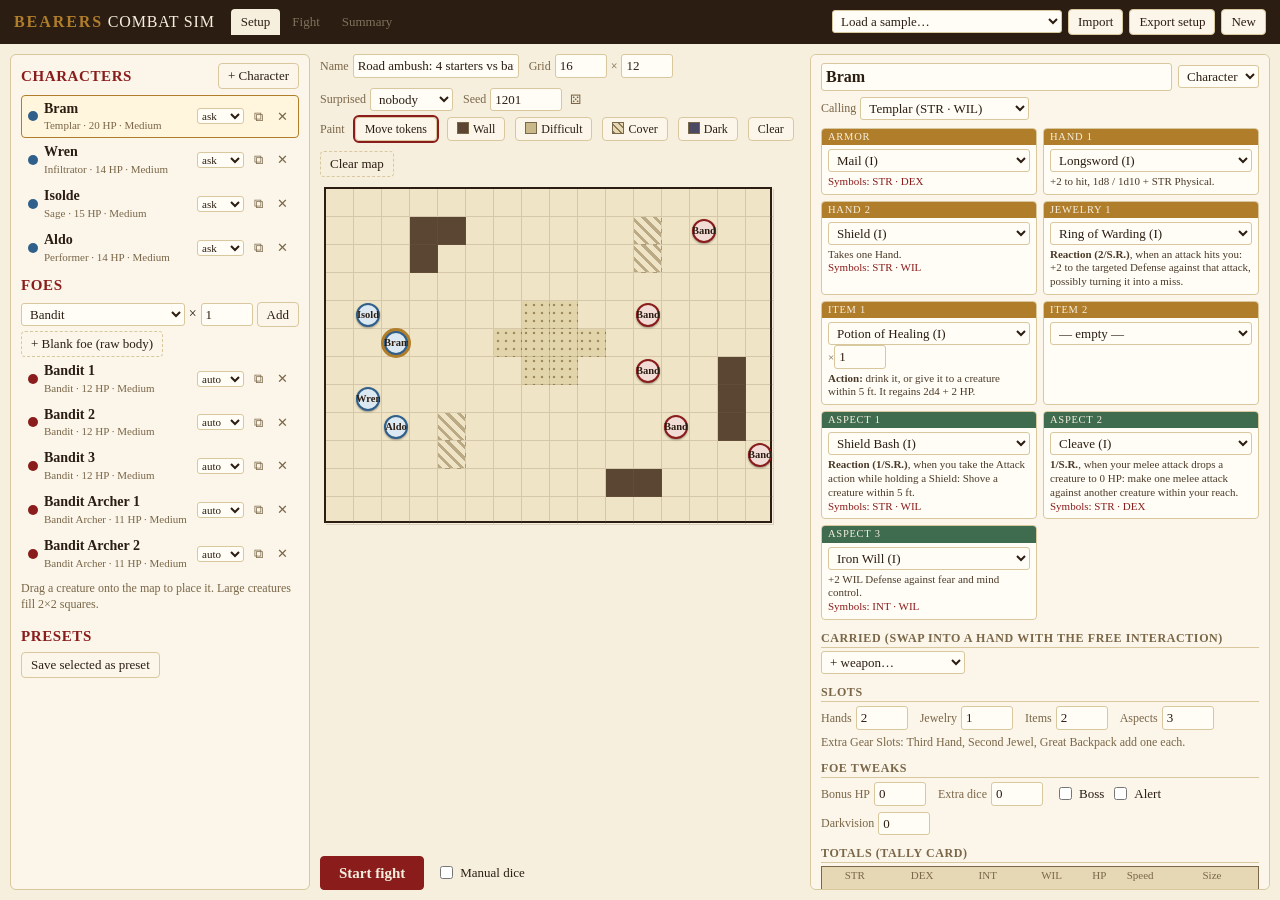
<file: sim/index.html>
<!doctype html>
<html lang="en">
<head>
<meta charset="utf-8">
<meta name="viewport" content="width=device-width, initial-scale=1">
<title>Bearers Combat Sim</title>
<link rel="stylesheet" href="style.css">
<script>
  // Plain scripts in order (file:// friendly). ?dev swaps in the stub engine (and fake cards if cards.js is missing).
  (function () {
    var dev = /[?&]dev\b/.test(location.search);
    globalThis.BEARERS_DEV = dev;
    globalThis.BEARERS_SCENARIOS = globalThis.BEARERS_SCENARIOS || [];
    globalThis.BEARERS_MISSING = [];
    var files = dev
      ? ["cards.js", "dev/fake-cards.js?if-missing", "dev/stub-engine.js"]
      : ["cards.js", "engine.js", "effects.js?optional"];
    files = files.concat(["scenarios/party.js", "scenarios/skirmish.js", "scenarios/ogre-den.js", "scenarios/chieftain.js", "ui.js"]);
    if (/[?&]demo=selftest\b/.test(location.search)) files.push("dev/selftest.js");
    files.forEach(function (f) {
      var s = document.createElement("script");
      var name = f.split("?")[0], flag = f.split("?")[1];
      s.src = name;
      s.async = false;
      s.onerror = function () { if (!flag) globalThis.BEARERS_MISSING.push(name); };
      document.head.appendChild(s);
    });
  })();
</script>
</head>
<body>
<div id="app"><p class="loading">Loading…</p></div>
</body>
</html>
</file>
<file: sim/style.css>
/* Bearers combat sim: parchment palette from the rulebook (tools/illustrations.py). */
:root {
  --ink: #2b1d12; --crimson: #8a1c1c; --gold: #b07d2b; --parch: #f6efdd; --shade: #e6d8b5; --muted: #7a6648;
  --green: #3f6b4f; --crystal: #3d6b7a; --paper: #fbf6e9; --line: #d9c79e;
  --pc: #2f5f8a; --pc-soft: #dce8f2; --foe: #8a1c1c; --foe-soft: #f2dcd6;
  --ok: #3f6b4f; --bad: #a3271d;
}
* { box-sizing: border-box; }
html, body { margin: 0; height: 100%; }
body { background: var(--parch); color: var(--ink); font: 14px/1.35 Georgia, "EB Garamond", "Times New Roman", serif; }
button, input, select { font: inherit; font-size: 13px; color: var(--ink); }
button { background: var(--paper); border: 1px solid var(--line); border-radius: 4px; padding: 3px 9px; cursor: pointer; }
button:hover:not(:disabled) { border-color: var(--gold); background: #fff9ea; }
button:disabled { opacity: .45; cursor: default; }
button.primary { background: var(--crimson); color: var(--parch); border-color: var(--crimson); font-weight: bold; }
button.primary:hover:not(:disabled) { background: #a52525; }
button.subtle { border-style: dashed; background: transparent; }
button.icon { border: none; background: none; padding: 0 4px; color: var(--muted); }
button.icon:hover { color: var(--crimson); background: none; }
input, select { background: #fffdf6; border: 1px solid var(--line); border-radius: 3px; padding: 2px 4px; }
input.count { width: 52px; }
input.seed { width: 72px; }
input.wide { width: 100%; min-width: 120px; }
h2 { font-size: 15px; margin: 0; color: var(--crimson); letter-spacing: .04em; text-transform: uppercase; }
small, .hint { color: var(--muted); }
.hint { font-size: 12px; margin: 4px 0; }
.row { display: flex; gap: 6px; align-items: center; flex-wrap: wrap; margin: 4px 0; }
.btns { display: flex; gap: 5px; flex-wrap: wrap; margin: 4px 0; }
.field { display: inline-flex; gap: 4px; align-items: center; font-size: 12px; color: var(--muted); }
.check { display: inline-flex; gap: 4px; align-items: center; font-size: 13px; }
.check.small { font-size: 12px; }
.subhead { font-size: 12px; font-weight: bold; color: var(--muted); text-transform: uppercase; letter-spacing: .05em; margin: 10px 0 3px; border-bottom: 1px solid var(--line); padding-bottom: 1px; }
.subhead .res { float: right; text-transform: none; color: var(--crystal); font-weight: normal; }
.loading, .boot-error { padding: 40px; }

/* top bar */
.topbar { display: flex; align-items: center; gap: 16px; padding: 6px 14px; background: var(--ink); color: var(--parch); height: 44px; }
.brand { font-weight: bold; letter-spacing: .12em; text-transform: uppercase; color: var(--gold); font-size: 16px; white-space: nowrap; }
.brand span { color: var(--parch); font-weight: normal; letter-spacing: .05em; }
.devtag { font-size: 10px; background: var(--gold); color: var(--ink) !important; padding: 1px 6px; border-radius: 8px; margin-left: 8px; text-transform: none; }
.tabs { display: flex; gap: 2px; }
.tab { background: transparent; color: var(--shade); border: 1px solid transparent; border-radius: 4px 4px 0 0; }
.tab.on { background: var(--parch); color: var(--ink); }
.tab:hover:not(:disabled) { background: #3d2b1d; color: var(--parch); }
.tab.on:hover { background: var(--parch); color: var(--ink); }
.spacer { flex: 1; }
.toast { flex: 1; text-align: center; background: var(--green); color: var(--parch); border-radius: 4px; padding: 3px 10px; font-size: 13px; }
.toast.bad { background: var(--bad); }
.tools { display: flex; gap: 6px; align-items: center; }
.tools select { max-width: 230px; }

/* panels */
main { display: grid; gap: 10px; padding: 10px; height: calc(100vh - 44px); }
main.empty { display: block; padding: 40px; }
.panel { background: var(--paper); border: 1px solid var(--line); border-radius: 6px; padding: 8px 10px; overflow-y: auto; min-height: 0; }
.panel-head { display: flex; justify-content: space-between; align-items: center; gap: 6px; margin: 6px 0; }
.panel-head:first-child { margin-top: 0; }

/* setup */
main.setup { grid-template-columns: 300px 1fr 460px; }
.roster-row { display: flex; align-items: center; gap: 6px; padding: 4px 6px; border: 1px solid transparent; border-radius: 4px; cursor: pointer; }
.roster-row:hover { background: #fff9ea; }
.roster-row.on { border-color: var(--gold); background: #fff6dd; }
.roster-row select { font-size: 11px; padding: 0; }
.dot { width: 10px; height: 10px; border-radius: 50%; flex: none; }
.side-pc .dot { background: var(--pc); }
.side-foe .dot { background: var(--foe); }
.rr-main { flex: 1; min-width: 0; }
.rr-name { font-weight: bold; }
.rr-sub { font-size: 11px; color: var(--muted); white-space: nowrap; overflow: hidden; text-overflow: ellipsis; }
.boss { font-size: 10px; background: var(--gold); color: var(--ink); border-radius: 6px; padding: 0 5px; margin-left: 5px; font-weight: normal; vertical-align: middle; }
.warn { color: var(--parch); background: var(--bad); border-radius: 50%; padding: 0 5px; font-size: 10px; margin-left: 5px; }
.add-foe { display: flex; gap: 4px; align-items: center; margin-bottom: 4px; }
.add-foe select { flex: 1; }
.presets { margin-top: 14px; }

.mapcol { display: flex; flex-direction: column; min-width: 0; min-height: 0; gap: 6px; }
.map-tools { display: flex; gap: 10px; align-items: center; flex-wrap: wrap; }
.map-tools .label { font-size: 12px; color: var(--muted); }
.brush { font-size: 12px; }
.brush.on { outline: 2px solid var(--crimson); }
.brush.b-wall::before, .brush.b-difficult::before, .brush.b-cover::before, .brush.b-dark::before { content: ""; display: inline-block; width: 10px; height: 10px; margin-right: 4px; border: 1px solid var(--muted); vertical-align: -1px; }
.brush.b-wall::before { background: #5b4634; }
.brush.b-difficult::before { background: #c9b98a; }
.brush.b-cover::before { background: repeating-linear-gradient(45deg, #8f7a4f 0 2px, #e6d8b5 2px 5px); }
.brush.b-dark::before { background: #4a4a63; }
.map-wrap { overflow: auto; flex: 1; min-height: 0; padding: 4px; }
.start-row { display: flex; gap: 12px; align-items: center; flex-wrap: wrap; }
.start-row .primary { font-size: 15px; padding: 6px 18px; }
.warnline { color: var(--bad); font-size: 12px; }

.map { position: relative; background: #efe4c6; border: 2px solid var(--ink); user-select: none; }
.cell { position: absolute; width: var(--cs); height: var(--cs); border-right: 1px solid rgba(122, 102, 72, .22); border-bottom: 1px solid rgba(122, 102, 72, .22); }
.cell.wall { background: #5b4634; }
.cell.difficult { background: #e3d5ab radial-gradient(circle, #9c8a5c 1.4px, transparent 1.6px) 0 0 / 8px 8px; }
.cell.cover { background: repeating-linear-gradient(45deg, rgba(143, 122, 79, .55) 0 3px, transparent 3px 8px), #efe4c6; }
.cell.dark { background: #8d8a9c; }
.cell.dark.difficult { background: #8d8a9c radial-gradient(circle, #555 1.4px, transparent 1.6px) 0 0 / 8px 8px; }
.cell.zone { box-shadow: inset 0 0 0 100px rgba(61, 107, 122, .35); }
.cell.path { box-shadow: inset 0 0 0 100px rgba(176, 125, 43, .45); }
.cell.path .step { position: absolute; right: 2px; bottom: 0; font-size: 10px; color: var(--ink); }
.cell.area { box-shadow: inset 0 0 0 100px rgba(138, 28, 28, .28); }
.cell.point { outline: 2px solid var(--crimson); outline-offset: -2px; }
.fight-map .cell:hover { box-shadow: inset 0 0 0 2px var(--gold); }
.fight-map .cell.area:hover { box-shadow: inset 0 0 0 100px rgba(138, 28, 28, .28), inset 0 0 0 2px var(--gold); }

.token { position: absolute; padding: 2px; display: flex; align-items: center; justify-content: center; cursor: pointer; z-index: 2; }
.token::before { content: ""; position: absolute; inset: 2px; border-radius: 50%; border: 2px solid; background: var(--paper); box-shadow: 0 1px 2px rgba(0, 0, 0, .35); }
.token.side-pc::before { border-color: var(--pc); background: var(--pc-soft); }
.token.side-foe::before { border-color: var(--foe); background: var(--foe-soft); }
.token.is-boss::before { border-width: 3px; border-style: double; border-color: var(--gold); }
.token.ghost { pointer-events: none; opacity: .55; }
.token.selected::before { box-shadow: 0 0 0 3px var(--gold); }
.token.active::before { box-shadow: 0 0 0 3px var(--gold), 0 0 10px 3px rgba(176, 125, 43, .9); }
.token.done { opacity: .72; }
.token.down::before { background: #cfc6b6; border-style: dashed; }
.token.dead { opacity: .4; }
.token.dead::after { content: "✕"; position: absolute; font-size: calc(var(--cs) * .9); color: var(--ink); line-height: 1; }
.token.targetable::before { box-shadow: 0 0 0 3px rgba(138, 28, 28, .65); }
.token.targeted::before { box-shadow: 0 0 0 4px var(--crimson); }
.token.untargetable { opacity: .5; }
.tk-name { position: relative; font-size: 10.5px; font-weight: bold; line-height: 1; text-align: center; max-width: 100%; overflow: hidden; }
.tk-hp { position: absolute; left: 12%; right: 12%; bottom: 0; height: 4px; background: #6b5b48; border-radius: 2px; overflow: hidden; }
.tk-hp span { display: block; height: 100%; background: #4d8a4f; }
.tk-hp span.mid { background: #c79a2e; }
.tk-hp span.low { background: #b0281c; }
.tk-conds { position: absolute; top: -3px; right: -3px; display: flex; gap: 1px; }
.tk-conds b { font-size: 8.5px; background: var(--ink); color: var(--parch); border-radius: 3px; padding: 0 2px; line-height: 12px; }
.tk-form { position: absolute; top: -4px; left: -2px; font-size: 8.5px; background: var(--green); color: var(--parch); border-radius: 3px; padding: 0 2px; }
.tk-darts { position: absolute; bottom: 4px; right: -2px; font-size: 10px; font-weight: bold; color: var(--crimson); }

/* builder */
.builder .panel-head input.name { font-size: 16px; font-weight: bold; flex: 1; }
.foe-note { background: #f3ead1; border-left: 3px solid var(--ink); padding: 4px 8px; margin: 6px 0; font-size: 12px; }
.foe-note .own { margin-top: 2px; }
.body-grid { display: flex; flex-wrap: wrap; gap: 6px; margin: 4px 0; }
.frames { display: grid; grid-template-columns: 1fr 1fr; gap: 6px; margin-top: 8px; }
.frame { border: 1px solid var(--line); border-radius: 4px; background: #fffdf6; padding: 0 6px 5px; min-width: 0; }
.frame select { width: 100%; }
.frame-band { font-size: 10.5px; text-transform: uppercase; letter-spacing: .07em; margin: 0 -6px 4px; padding: 1px 6px; color: var(--parch); border-radius: 3px 3px 0 0; }
.f-armor .frame-band, .f-hand .frame-band, .f-jewelry .frame-band, .f-item .frame-band { background: var(--gold); }
.f-aspect .frame-band { background: var(--green); }
.frame.covered { opacity: .6; }
.frame-empty { font-size: 11px; color: var(--muted); font-style: italic; }
.frame-text { font-size: 11px; color: #4b3a28; margin-top: 3px; line-height: 1.25; max-height: 5.2em; overflow: hidden; }
.frame-text .req { color: var(--crimson); }
.stack { font-size: 11px; color: var(--muted); }
.chips { display: flex; flex-wrap: wrap; gap: 4px; align-items: center; }
.chip { background: var(--shade); border-radius: 10px; padding: 0 2px 0 8px; font-size: 12px; }
.slots .field { margin-right: 6px; }
.tally table { border-collapse: collapse; width: 100%; text-align: center; background: var(--shade); border: 1px solid var(--muted); }
.tally th { font-size: 11px; color: var(--muted); font-weight: normal; padding: 1px; }
.tally td { font-size: 15px; font-weight: bold; padding: 1px 2px 3px; }
.tally .def { color: var(--crystal); }
ul.errors { color: var(--bad); margin: 6px 0; padding-left: 18px; font-size: 12px; }
.ok { color: var(--ok); font-size: 12px; margin: 6px 0; }

/* fight */
main.fight { grid-template-columns: 1fr 400px 340px; }
.fcol { display: flex; flex-direction: column; gap: 8px; min-width: 0; min-height: 0; }
.fight-map { flex: 1; }
.turnhead { display: flex; align-items: center; gap: 4px; padding: 6px 8px; border-radius: 4px; color: var(--parch); flex-wrap: wrap; }
.turnhead.side-pc { background: var(--pc); }
.turnhead.side-foe { background: var(--foe); }
.headtools { margin-left: auto; display: flex; gap: 6px; align-items: center; }
.headtools .check { color: var(--parch); }
.init { font-size: 12px; color: var(--muted); margin: 4px 0; }
.who-row { display: flex; align-items: center; gap: 6px; padding: 2px 4px; border-radius: 3px; cursor: pointer; font-size: 13px; }
.who-row:hover { background: #fff6dd; }
.who-row.on { background: #fff0c8; }
.who-name { flex: 1; }
.who-row .hp { font-size: 12px; color: var(--muted); }
.who-row .status { font-size: 11px; color: var(--muted); width: 44px; }
.who-row.st-acting .status { color: var(--crimson); font-weight: bold; }
.who-row.st-dead, .who-row.st-done { opacity: .6; }
.who-row button.go { background: var(--crimson); color: var(--parch); border-color: var(--crimson); padding: 0 8px; }
.who-row button.half { background: var(--gold); color: var(--ink); padding: 0 8px; }
.action-panel { margin-top: 8px; border-top: 2px solid var(--gold); padding-top: 6px; }
.ap-head { font-size: 16px; display: flex; flex-wrap: wrap; align-items: center; gap: 6px; }
.pills { display: flex; flex-wrap: wrap; gap: 4px; margin: 4px 0; }
.pill { font-size: 11px; border: 1px solid var(--green); color: var(--green); border-radius: 9px; padding: 0 7px; }
.pill.used { border-color: var(--line); color: #b5a684; text-decoration: line-through; }
button.act { display: inline-flex; flex-direction: column; align-items: flex-start; text-align: left; line-height: 1.2; padding: 3px 8px; }
button.act small { font-size: 10.5px; }
button.act.on { background: #fff0c8; border-color: var(--crimson); }
button.endturn { width: 100%; margin-top: 10px; padding: 6px; font-weight: bold; background: var(--ink); color: var(--parch); border-color: var(--ink); }
button.endturn:hover { background: #4a3726 !important; }
.note input { flex: 1; }
.passives { margin-top: 8px; font-size: 12px; }
.passives summary { cursor: pointer; color: var(--muted); }
.passives ul { margin: 2px 0; padding-left: 18px; }
.armed { border: 1px solid var(--crimson); background: #fff8ec; border-radius: 4px; padding: 6px 8px; margin: 6px 0; }
.armed-head { display: flex; justify-content: space-between; }
.targets { font-size: 12px; margin: 2px 0; }
.preview { margin: 4px 0; }
.preview.bad { color: var(--bad); font-size: 13px; }
table.info { border-collapse: collapse; font-size: 12.5px; width: 100%; color: var(--ink); }
table.info th { text-align: left; color: var(--muted); font-weight: normal; padding: 1px 8px 1px 0; white-space: nowrap; vertical-align: top; width: 1%; }
table.info td { padding: 1px 0; }
table.info tr.warn td { color: var(--bad); font-weight: bold; }

.ccard { background: var(--paper); border: 1px solid var(--line); border-left: 5px solid var(--muted); border-radius: 6px; padding: 6px 10px; }
.ccard.side-pc { border-left-color: var(--pc); }
.ccard.side-foe { border-left-color: var(--foe); }
.ccard.empty { border-left-color: var(--line); }
.cc-head { display: flex; gap: 6px; align-items: center; font-size: 15px; }
.tag { font-size: 11px; background: var(--shade); border-radius: 6px; padding: 0 6px; }
.tag.bad { background: var(--bad); color: var(--parch); }
.cc-grid { display: flex; gap: 18px; align-items: center; margin: 3px 0; }
.big { font-size: 18px; font-weight: bold; }
table.mini { border-collapse: collapse; text-align: center; font-size: 12px; }
table.mini th { color: var(--muted); font-weight: normal; padding: 0 6px; }
table.mini td.def { color: var(--crystal); }
.cc-line { font-size: 12.5px; margin: 1px 0; }
.conds { display: flex; flex-wrap: wrap; gap: 4px; margin: 3px 0; }
.cond { background: var(--ink); color: var(--parch); border-radius: 3px; padding: 0 0 0 6px; font-size: 12px; }
.cond.lasting { background: #4b2a6b; }
.cond button.icon { color: var(--shade); }
.mod { background: var(--shade); border-radius: 3px; padding: 0 6px; font-size: 12px; }
.adjust { display: flex; gap: 4px; align-items: center; margin-top: 4px; flex-wrap: wrap; border-top: 1px dashed var(--line); padding-top: 4px; }

.log { display: flex; flex-direction: column; padding-bottom: 4px; }
.log-list { overflow-y: auto; flex: 1; min-height: 0; font-size: 13px; }
.ev { padding: 1px 2px 1px 14px; border-bottom: 1px solid #efe6cf; position: relative; }
.ev.has-details { cursor: pointer; }
.ev .caret { position: absolute; left: 1px; color: var(--muted); font-size: 10px; top: 3px; }
.ev:has(.ev-round) { padding-left: 2px; border-bottom: none; }
.ev-round { font-weight: bold; color: var(--crimson); margin: 6px 0 2px; border-bottom: 1px solid var(--gold); }
.ev-initiative { font-weight: bold; }
.ev-hit .ev-text, .ev-crit .ev-text { color: var(--ok); font-weight: bold; }
.ev-crit .ev-text { color: var(--gold); }
.ev-miss .ev-text { color: var(--muted); }
.ev-damage .ev-text { color: var(--crimson); }
.ev-heal .ev-text { color: var(--green); }
.ev-down .ev-text, .ev-death .ev-text, .ev-over .ev-text { color: var(--bad); font-weight: bold; }
.ev-turn .ev-text { color: var(--crystal); }
.ev-adjust .ev-text { font-style: italic; color: #6b4b8a; }
.ev-reaction .ev-text, .ev-power .ev-text { color: #6b3f12; }
.ev-details { font-size: 11.5px; color: #4b3a28; background: #f3ead1; padding: 2px 6px; margin: 2px 0 3px; border-radius: 3px; }
.ev-details ul { margin: 0; padding-left: 16px; }

.modal-bg { position: fixed; inset: 0; background: rgba(43, 29, 18, .55); display: flex; align-items: center; justify-content: center; z-index: 20; }
.modal { background: var(--paper); border: 2px solid var(--gold); border-radius: 8px; padding: 14px 18px; width: 440px; max-width: 92vw; box-shadow: 0 8px 30px rgba(0, 0, 0, .35); }
.modal-kind { font-size: 12px; text-transform: uppercase; letter-spacing: .08em; color: var(--crimson); font-weight: bold; }
.modal p { font-size: 15px; }
.options { display: flex; flex-direction: column; gap: 6px; }
.option { text-align: left; padding: 6px 10px; font-size: 14px; }
.option.decline { color: var(--muted); }

/* summary */
main.summary { display: block; overflow: auto; }
.sum-head { display: flex; align-items: center; gap: 14px; flex-wrap: wrap; margin-bottom: 10px; }
.sum-head h2 { font-size: 20px; }
.sum-head .btns { margin-left: auto; }
table.sum { border-collapse: collapse; background: var(--paper); font-size: 13px; }
table.sum th { background: var(--ink); color: var(--parch); font-weight: normal; padding: 4px 8px; text-align: right; }
table.sum th:first-child, table.sum td:first-child { text-align: left; }
table.sum td { padding: 3px 8px; text-align: right; border-bottom: 1px solid var(--line); }
table.sum tr.side-pc td:first-child { border-left: 4px solid var(--pc); }
table.sum tr.side-foe td:first-child { border-left: 4px solid var(--foe); }
table.sum tr.total td { font-weight: bold; background: var(--shade); }
</file>
